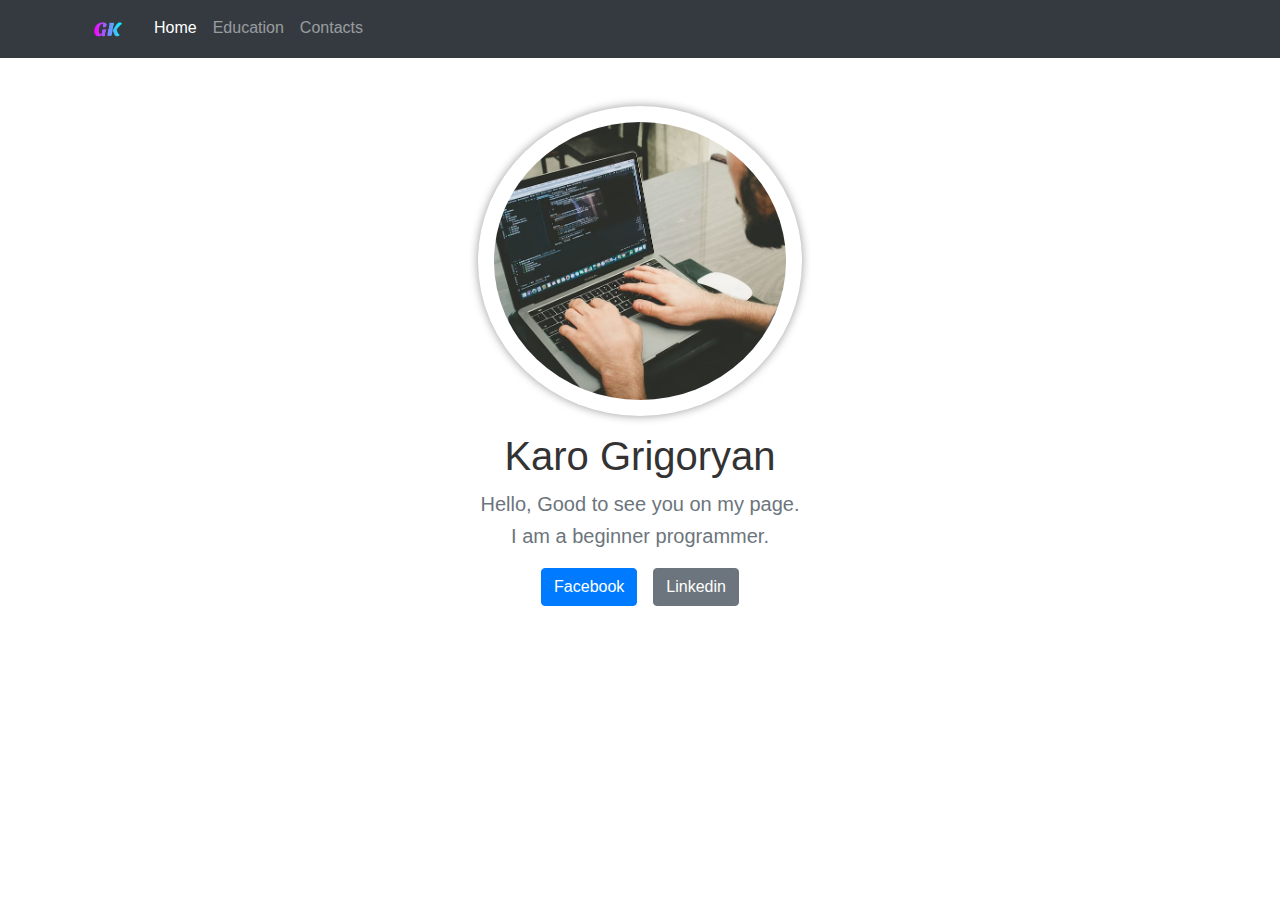
<file: #3-simple-web-page/index.html>
<!DOCTYPE html>
<html lang="en">
<head>
    <meta charset="UTF-8">
    <meta name="viewport" content="width=device-width, initial-scale=1.0">
    <title>Home Page</title>
    <link rel="stylesheet" href="https://cdn.jsdelivr.net/npm/bootstrap@4.4.1/dist/css/bootstrap.min.css"
          integrity="sha384-Vkoo8x4CGsO3+Hhxv8T/Q5PaXtkKtu6ug5TOeNV6gBiFeWPGFN9MuhOf23Q9Ifjh" crossorigin="anonymous">
    <link rel="stylesheet" href="style.css">
    <link rel="icon" type="images/x-icon" href="favicon/home_icon.png">
</head>

<body>
<nav class="navbar navbar-expand-lg navbar-dark bg-dark">
    <div class="container">
        <a class="navbar-brand p-0" href="index.html">
            <img src="images/logo.png" alt="logo" width="45"/>
        </a>
        <button class="navbar-toggler" type="button" data-bs-toggle="collapse" data-bs-target="#navbarNav"
                aria-controls="navbarNav" aria-expanded="false" aria-label="Toggle navigation">
            <span class="navbar-toggler-icon"></span>
        </button>
        <div class="collapse navbar-collapse" id="navbarNav">
            <ul class="navbar-nav top-menu">
                <li class="nav-justified">
                    <a class="nav-link active" aria-current="page" href="#">Home</a>
                </li>
                <li class="nav-item">
                    <a class="nav-link" href="education.html">Education</a>
                </li>
                <li class="nav-item">
                    <a class="nav-link" href="contacts.html">Contacts</a>
                </li>
            </ul>
        </div>
    </div>
</nav>

<div class="container text-center my-5">
    <div class="row">
        <div class="col-lg-6 mx-auto">
            <img class="rounded-img" src="images/img.png" alt="picture" width="400">
            <h1 class="fw-light">Karo Grigoryan</h1>
            <p class="lead text-muted"><b>Hello, Good to see you on my page.</b><br><b>I am a beginner programmer.</b></p>

            <div class="d-flex justify-content-center">
                <a href="https://www.facebook.com/karo.grigorian.9" target="_blank" class="mx-2" title="My Facebook">
                    <button class="btn btn-primary">Facebook</button>
                </a>
                <a href="https://www.linkedin.com/in/karo-grigorian-395986297/" target="_blank" class="mx-2"
                   title="My Linkedin">
                    <button class="btn btn-secondary">Linkedin</button>
                </a>
            </div>
        </div>
    </div>
</div>

</body>
</html>
</file>
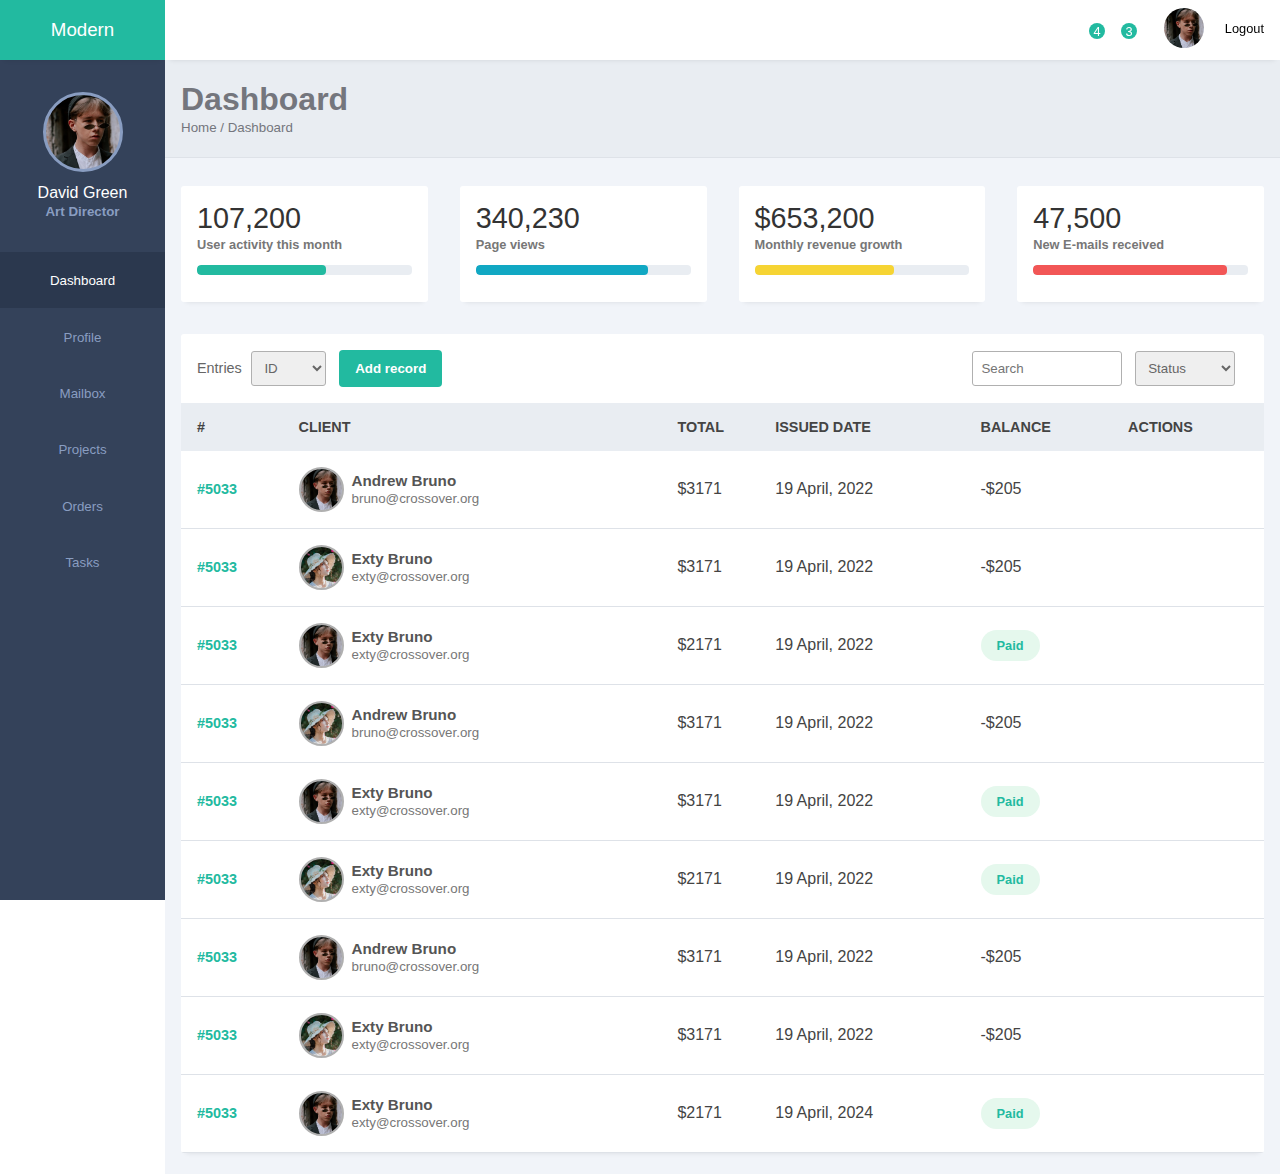
<file: #4-admin-dashboard/index.html>
<!DOCTYPE html>
<html lang="en">
<head>
    <meta charset="UTF-8">
    <meta name="viewport" content="width=device-width,initial-scale=1,maximum-scale=1">
    <title>Modern Admin Dashboard</title>
    <link rel="stylesheet" href="style.css">
    <link rel="stylesheet" href="https://maxst.icons8.com/vue-static/landings/line-awesome/line-awesome/1.3.0/css/line-awesome.min.css">
</head>
<body>
<input type="checkbox" id="menu-toggle">
<div class="sidebar">
    <div class="side-header">
        <h3>M<span>odern</span></h3>
    </div>

    <div class="side-content">
        <div class="profile">
            <div class="profile-img bg-img" style="background-image: url(img/user1.jpeg)"></div>
            <h4>David Green</h4>
            <small>Art Director</small>
        </div>

        <div class="side-menu">
            <ul>
                <li>
                    <a href="" class="active">
                        <span class="las la-home"></span>
                        <small>Dashboard</small>
                    </a>
                </li>
                <li>
                    <a href="">
                        <span class="las la-user-alt"></span>
                        <small>Profile</small>
                    </a>
                </li>
                <li>
                    <a href="">
                        <span class="las la-envelope"></span>
                        <small>Mailbox</small>
                    </a>
                </li>
                <li>
                    <a href="">
                        <span class="las la-clipboard-list"></span>
                        <small>Projects</small>
                    </a>
                </li>
                <li>
                    <a href="">
                        <span class="las la-shopping-cart"></span>
                        <small>Orders</small>
                    </a>
                </li>
                <li>
                    <a href="">
                        <span class="las la-tasks"></span>
                        <small>Tasks</small>
                    </a>
                </li>

            </ul>
        </div>
    </div>
</div>

<div class="main-content">

    <header>
        <div class="header-content">
            <label for="menu-toggle">
                <span class="las la-bars"></span>
            </label>

            <div class="header-menu">
                <label for="">
                    <span class="las la-search"></span>
                </label>

                <div class="notify-icon">
                    <span class="las la-envelope"></span>
                    <span class="notify">4</span>
                </div>

                <div class="notify-icon">
                    <span class="las la-bell"></span>
                    <span class="notify">3</span>
                </div>

                <div class="user">
                    <div class="bg-img" style="background-image: url(img/user1.jpeg)"></div>

                    <span class="las la-power-off"></span>
                    <span>Logout</span>
                </div>
            </div>
        </div>
    </header>


    <main>

        <div class="page-header">
            <h1>Dashboard</h1>
            <small>Home / Dashboard</small>
        </div>

        <div class="page-content">

            <div class="analytics">

                <div class="card">
                    <div class="card-head">
                        <h2>107,200</h2>
                        <span class="las la-user-friends"></span>
                    </div>
                    <div class="card-progress">
                        <small>User activity this month</small>
                        <div class="card-indicator">
                            <div class="indicator one" style="width: 60%"></div>
                        </div>
                    </div>
                </div>

                <div class="card">
                    <div class="card-head">
                        <h2>340,230</h2>
                        <span class="las la-eye"></span>
                    </div>
                    <div class="card-progress">
                        <small>Page views</small>
                        <div class="card-indicator">
                            <div class="indicator two" style="width: 80%"></div>
                        </div>
                    </div>
                </div>

                <div class="card">
                    <div class="card-head">
                        <h2>$653,200</h2>
                        <span class="las la-shopping-cart"></span>
                    </div>
                    <div class="card-progress">
                        <small>Monthly revenue growth</small>
                        <div class="card-indicator">
                            <div class="indicator three" style="width: 65%"></div>
                        </div>
                    </div>
                </div>

                <div class="card">
                    <div class="card-head">
                        <h2>47,500</h2>
                        <span class="las la-envelope"></span>
                    </div>
                    <div class="card-progress">
                        <small>New E-mails received</small>
                        <div class="card-indicator">
                            <div class="indicator four" style="width: 90%"></div>
                        </div>
                    </div>
                </div>

            </div>


            <div class="records table-responsive">

                <div class="record-header">
                    <div class="add">
                        <span>Entries</span>
                        <select name="" id="">
                            <option value="">ID</option>
                        </select>
                        <button>Add record</button>
                    </div>

                    <div class="browse">
                        <input type="search" placeholder="Search" class="record-search">
                        <select name="" id="">
                            <option value="">Status</option>
                        </select>
                    </div>
                </div>

                <div>
                    <table width="100%">
                        <thead>
                        <tr>
                            <th>#</th>
                            <th><span class="las la-sort"></span> CLIENT</th>
                            <th><span class="las la-sort"></span> TOTAL</th>
                            <th><span class="las la-sort"></span> ISSUED DATE</th>
                            <th><span class="las la-sort"></span> BALANCE</th>
                            <th><span class="las la-sort"></span> ACTIONS</th>
                        </tr>
                        </thead>
                        <tbody>
                        <tr>
                            <td>#5033</td>
                            <td>
                                <div class="client">
                                    <div class="client-img bg-img" style="background-image: url(img/user1.jpeg)"></div>
                                    <div class="client-info">
                                        <h4>Andrew Bruno</h4>
                                        <small>bruno@crossover.org</small>
                                    </div>
                                </div>
                            </td>
                            <td>
                                $3171
                            </td>
                            <td>
                                19 April, 2022
                            </td>
                            <td>
                                -$205
                            </td>
                            <td>
                                <div class="actions">
                                    <span class="lab la-telegram-plane"></span>
                                    <span class="las la-eye"></span>
                                    <span class="las la-ellipsis-v"></span>
                                </div>
                            </td>
                        </tr>
                        <tr>
                            <td>#5033</td>
                            <td>
                                <div class="client">
                                    <div class="client-img bg-img" style="background-image: url(img/user2.jpeg)"></div>
                                    <div class="client-info">
                                        <h4>Exty Bruno</h4>
                                        <small>exty@crossover.org</small>
                                    </div>
                                </div>
                            </td>
                            <td>
                                $3171
                            </td>
                            <td>
                                19 April, 2022
                            </td>
                            <td>
                                -$205
                            </td>
                            <td>
                                <div class="actions">
                                    <span class="lab la-telegram-plane"></span>
                                    <span class="las la-eye"></span>
                                    <span class="las la-ellipsis-v"></span>
                                </div>
                            </td>
                        </tr>
                        <tr>
                            <td>#5033</td>
                            <td>
                                <div class="client">
                                    <div class="client-img bg-img" style="background-image: url(img/user1.jpeg)"></div>
                                    <div class="client-info">
                                        <h4>Exty Bruno</h4>
                                        <small>exty@crossover.org</small>
                                    </div>
                                </div>
                            </td>
                            <td>
                                $2171
                            </td>
                            <td>
                                19 April, 2022
                            </td>
                            <td>
                                <span class="paid">Paid</span>
                            </td>
                            <td>
                                <div class="actions">
                                    <span class="lab la-telegram-plane"></span>
                                    <span class="las la-eye"></span>
                                    <span class="las la-ellipsis-v"></span>
                                </div>
                            </td>
                        </tr>
                        <tr>
                            <td>#5033</td>
                            <td>
                                <div class="client">
                                    <div class="client-img bg-img" style="background-image: url(img/user2.jpeg)"></div>
                                    <div class="client-info">
                                        <h4>Andrew Bruno</h4>
                                        <small>bruno@crossover.org</small>
                                    </div>
                                </div>
                            </td>
                            <td>
                                $3171
                            </td>
                            <td>
                                19 April, 2022
                            </td>
                            <td>
                                -$205
                            </td>
                            <td>
                                <div class="actions">
                                    <span class="lab la-telegram-plane"></span>
                                    <span class="las la-eye"></span>
                                    <span class="las la-ellipsis-v"></span>
                                </div>
                            </td>
                        </tr>
                        <tr>
                            <td>#5033</td>
                            <td>
                                <div class="client">
                                    <div class="client-img bg-img" style="background-image: url(img/user1.jpeg)"></div>
                                    <div class="client-info">
                                        <h4>Exty Bruno</h4>
                                        <small>exty@crossover.org</small>
                                    </div>
                                </div>
                            </td>
                            <td>
                                $3171
                            </td>
                            <td>
                                19 April, 2022
                            </td>
                            <td>
                                <span class="paid">Paid</span>
                            </td>
                            <td>
                                <div class="actions">
                                    <span class="lab la-telegram-plane"></span>
                                    <span class="las la-eye"></span>
                                    <span class="las la-ellipsis-v"></span>
                                </div>
                            </td>
                        </tr>
                        <tr>
                            <td>#5033</td>
                            <td>
                                <div class="client">
                                    <div class="client-img bg-img" style="background-image: url(img/user2.jpeg)"></div>
                                    <div class="client-info">
                                        <h4>Exty Bruno</h4>
                                        <small>exty@crossover.org</small>
                                    </div>
                                </div>
                            </td>
                            <td>
                                $2171
                            </td>
                            <td>
                                19 April, 2022
                            </td>
                            <td>
                                <span class="paid">Paid</span>
                            </td>
                            <td>
                                <div class="actions">
                                    <span class="lab la-telegram-plane"></span>
                                    <span class="las la-eye"></span>
                                    <span class="las la-ellipsis-v"></span>
                                </div>
                            </td>
                        </tr>
                        <tr>
                            <td>#5033</td>
                            <td>
                                <div class="client">
                                    <div class="client-img bg-img" style="background-image: url(img/user1.jpeg)"></div>
                                    <div class="client-info">
                                        <h4>Andrew Bruno</h4>
                                        <small>bruno@crossover.org</small>
                                    </div>
                                </div>
                            </td>
                            <td>
                                $3171
                            </td>
                            <td>
                                19 April, 2022
                            </td>
                            <td>
                                -$205
                            </td>
                            <td>
                                <div class="actions">
                                    <span class="lab la-telegram-plane"></span>
                                    <span class="las la-eye"></span>
                                    <span class="las la-ellipsis-v"></span>
                                </div>
                            </td>
                        </tr>
                        <tr>
                            <td>#5033</td>
                            <td>
                                <div class="client">
                                    <div class="client-img bg-img" style="background-image: url(img/user2.jpeg)"></div>
                                    <div class="client-info">
                                        <h4>Exty Bruno</h4>
                                        <small>exty@crossover.org</small>
                                    </div>
                                </div>
                            </td>
                            <td>
                                $3171
                            </td>
                            <td>
                                19 April, 2022
                            </td>
                            <td>
                                -$205
                            </td>
                            <td>
                                <div class="actions">
                                    <span class="lab la-telegram-plane"></span>
                                    <span class="las la-eye"></span>
                                    <span class="las la-ellipsis-v"></span>
                                </div>
                            </td>
                        </tr>
                        <tr>
                            <td>#5033</td>
                            <td>
                                <div class="client">
                                    <div class="client-img bg-img" style="background-image: url(img/user1.jpeg)"></div>
                                    <div class="client-info">
                                        <h4>Exty Bruno</h4>
                                        <small>exty@crossover.org</small>
                                    </div>
                                </div>
                            </td>
                            <td>
                                $2171
                            </td>
                            <td>
                                19 April, 2024
                            </td>
                            <td>
                                <span class="paid">Paid</span>
                            </td>
                            <td>
                                <div class="actions">
                                    <span class="lab la-telegram-plane"></span>
                                    <span class="las la-eye"></span>
                                    <span class="las la-ellipsis-v"></span>
                                </div>
                            </td>
                        </tr>

                        </tbody>
                    </table>
                </div>

            </div>

        </div>

    </main>

</div>
</body>
</html>
</file>
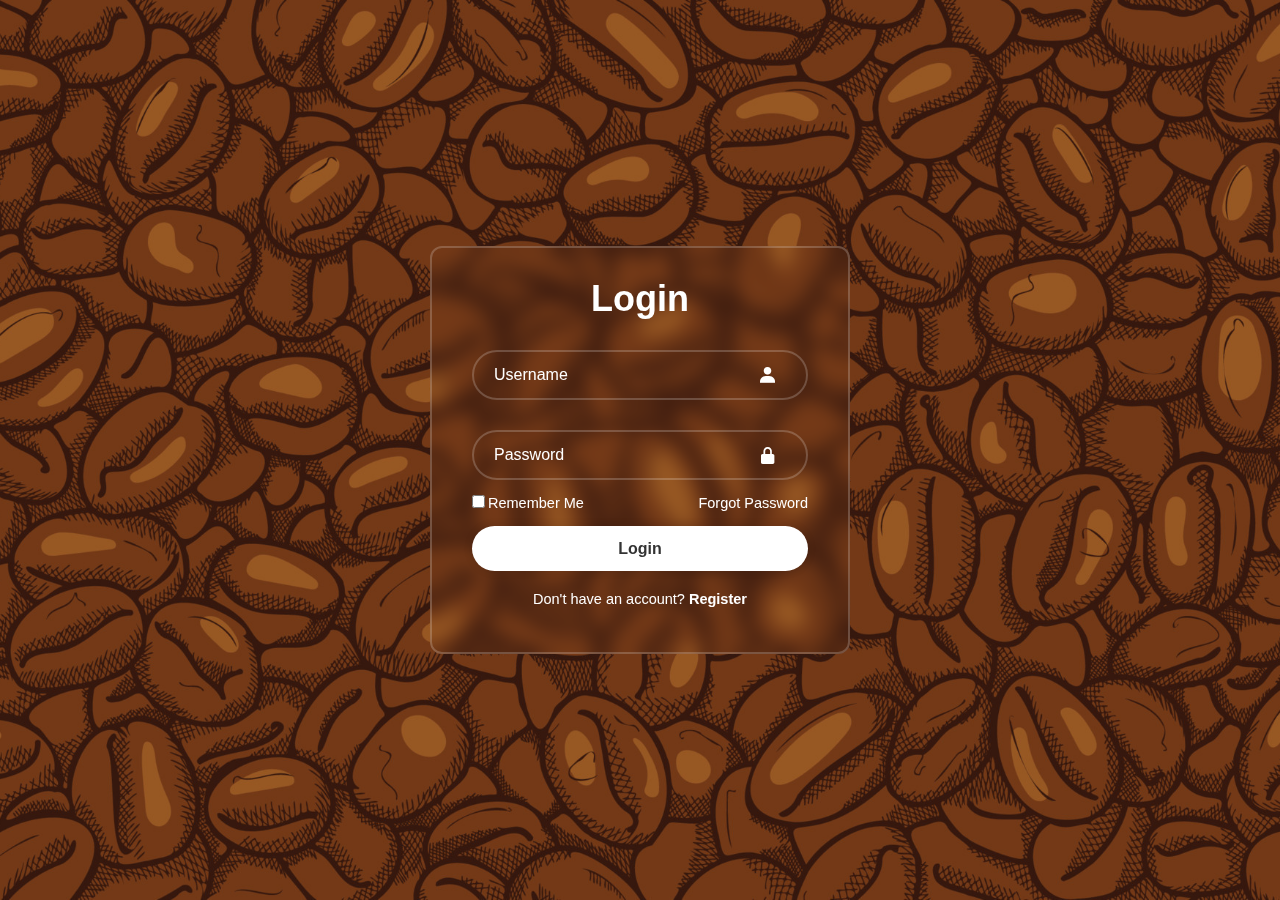
<file: #2-login-register-form/login.html>
<!DOCTYPE html>
<html lang="en">
<head>
    <meta charset="UTF-8">
    <meta name="viewport" content="width=device-width, initial-scale=1.0">
    <title>Login</title>
    <link rel="stylesheet" href="style.css">
    <link href='https://unpkg.com/boxicons@2.1.4/css/boxicons.min.css' rel='stylesheet'>
</head>

<body>
<div class="wrapper">
    <form action="">
        <h1>Login</h1>
        <div class="input-box">
            <input type="text" placeholder="Username" required>
            <i class='bx bxs-user'></i>
        </div>
        <div class="input-box">
            <input type="password" placeholder="Password" required>
            <i class='bx bxs-lock-alt' ></i>
        </div>
        <div class="remember-forgot">
            <label><input type="checkbox">Remember Me</label>
            <a href="#">Forgot Password</a>
        </div>
        <button type="submit" class="btn">Login</button>
        <div class="register-link">
            <p>Don't have an account? <a href="register.html">Register</a></p>
        </div>
    </form>
</div>

</body>
</html>
</file>
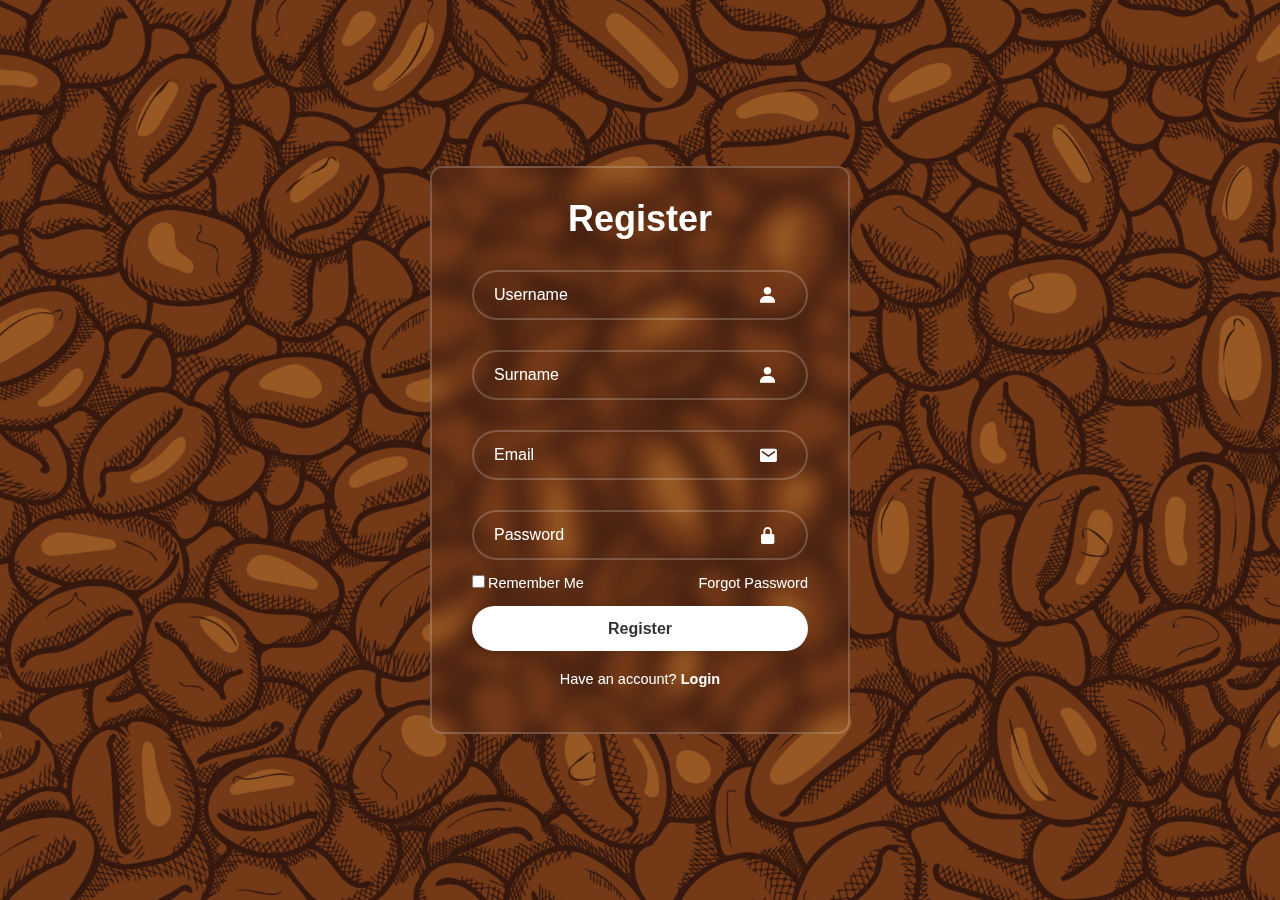
<file: #2-login-register-form/register.html>
<!DOCTYPE html>
<html lang="en">
<head>
    <meta charset="UTF-8">
    <meta name="viewport" content="width=device-width, initial-scale=1.0">
    <title>Register</title>
    <link rel="stylesheet" href="style.css">
    <link href='https://unpkg.com/boxicons@2.1.4/css/boxicons.min.css' rel='stylesheet'>
</head>

<body>
<div class="wrapper">
    <form action="">
        <h1>Register</h1>
        <div class="input-box">
            <input type="text" placeholder="Username" required>
            <i class='bx bxs-user'></i>
        </div>
        <div class="input-box">
            <input type="text" placeholder="Surname" required>
            <i class='bx bxs-user'></i>
        </div>
        <div class="input-box">
            <input type="email" placeholder="Email" required>
            <i class='bx bxs-envelope' ></i>
        </div>
        <div class="input-box">
            <input type="password" placeholder="Password" required>
            <i class='bx bxs-lock-alt' ></i>
        </div>
        <div class="remember-forgot">
            <label><input type="checkbox">Remember Me</label>
            <a href="#">Forgot Password</a>
        </div>
        <button type="submit" class="btn">Register</button>
        <div class="login-link">
            <p>Have an account? <a href="login.html">Login</a></p>
        </div>
    </form>
</div>

</body>
</html>
</file>
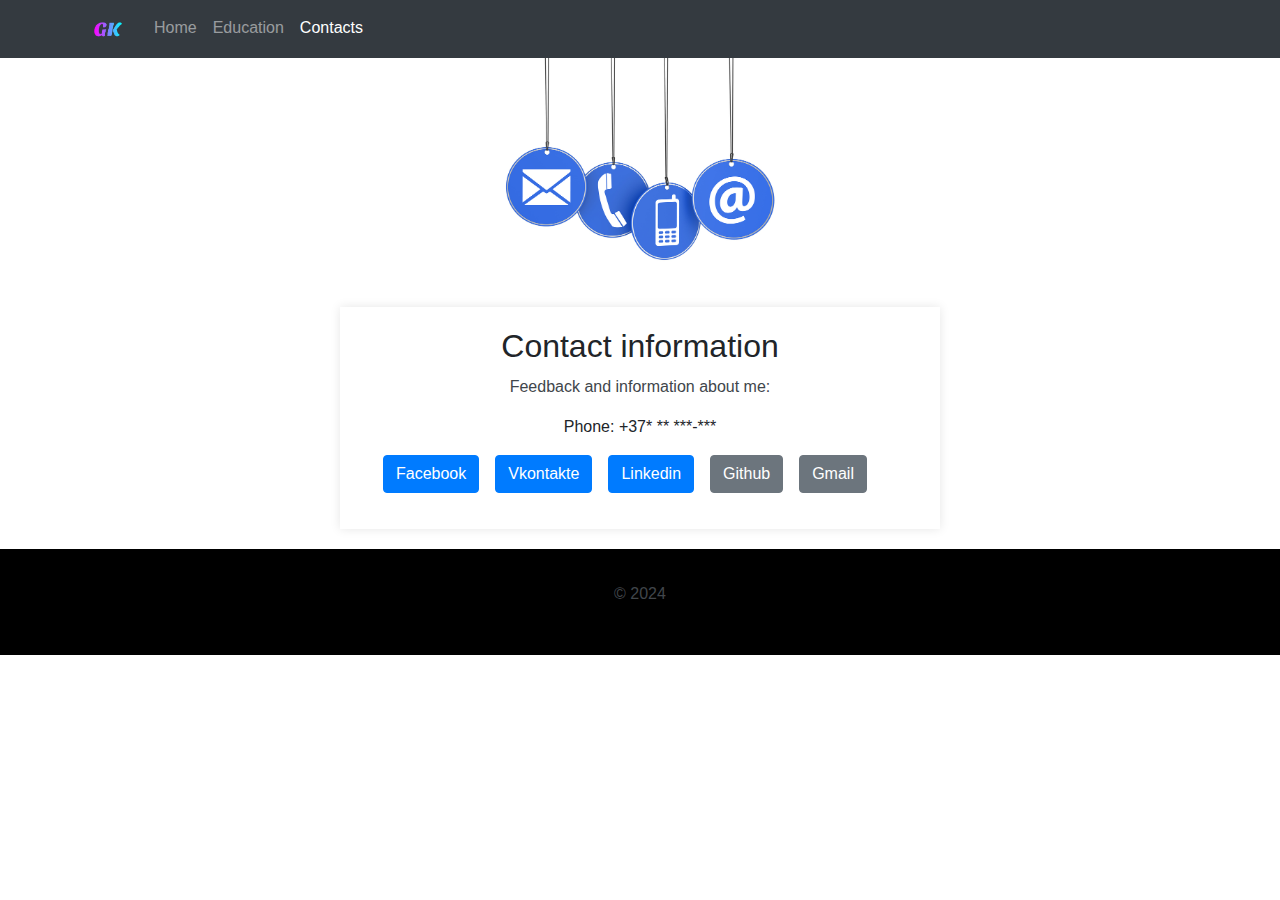
<file: #3-simple-web-page/contacts.html>
<!DOCTYPE html>
<html lang="en">
<head>
    <meta charset="UTF-8">
    <meta name="viewport" content="width=device-width, initial-scale=1.0">
    <title>Contacts</title>
    <link rel="stylesheet" href="https://cdn.jsdelivr.net/npm/bootstrap@4.4.1/dist/css/bootstrap.min.css"
          integrity="sha384-Vkoo8x4CGsO3+Hhxv8T/Q5PaXtkKtu6ug5TOeNV6gBiFeWPGFN9MuhOf23Q9Ifjh" crossorigin="anonymous">
    <link rel="stylesheet" href="style.css">
    <link rel="icon" type="images/x-icon" href="favicon/contact_fav.png">
</head>

<body>
<nav class="navbar navbar-expand-lg navbar-dark bg-dark">
    <div class="container">
        <a class="navbar-brand p-0" href="index.html">
            <img src="images/logo.png" alt="logo" width="45"/>
        </a>
        <button class="navbar-toggler" type="button" data-bs-toggle="collapse" data-bs-target="#navbarNav"
                aria-controls="navbarNav" aria-expanded="false" aria-label="Toggle navigation">
            <span class="navbar-toggler-icon"></span>
        </button>
        <div class="collapse navbar-collapse" id="navbarNav">
            <ul class="navbar-nav top-menu">
                <li class="nav-item">
                    <a class="nav-link" aria-current="page" href="index.html">Home</a>
                </li>
                <li class="nav-item">
                    <a class="nav-link" href="education.html">Education</a>
                </li>
                <li class="nav-item">
                    <a class="nav-link active" href="contacts.html">Contacts</a>
                </li>
            </ul>
        </div>
    </div>
</nav>

<div class="container text-center">
    <img src="images/contacts.jpg" alt="picture" width="314">
</div>

<section>
    <div class="container text-center my-3.5">
        <h2>Contact information</h2>
        <p class="text-bg-danger">Feedback and information about me:</p>
        <ul>
            <li class="fst-italic">Phone: +37* ** ***-***</li>
        </ul>
        <div class="d-flex ">
            <div class="mb-3 text-center">
                <a href="https://www.facebook.com/karo.grigorian.9" target="_blank" class="mx-2">
                    <button class="btn btn-primary">Facebook</button>
                </a>
            </div>
            <div class="mb-3 text-center">
                <a href="https://vk.com/grigorian_8" target="_blank" class="mx-2">
                    <button class="btn btn-primary">Vkontakte</button>
                </a>
            </div>
            <div class="mb-3 text-center">
                <a href="https://www.linkedin.com/in/karo-grigorian-395986297/" target="_blank" class="mx-2">
                    <button class="btn btn-primary">Linkedin</button>
                </a>
            </div>
            <div class="mb-3 text-center">
                <a href="https://github.com/GrigorianK8" target="_blank" class="mx-2">
                    <button class="btn btn-secondary">Github</button>
                </a>
            </div>
            <div class="mb-3 text-center">
                <a href="https://karogrigorian8@gmail.com" target="_blank" class="mx-2">
                    <button class="btn btn-secondary">Gmail</button>
                </a>
            </div>
        </div>
    </div>
</section>

<footer>
    <p>&copy; 2024</p>
</footer>

</body>
</html>
</file>
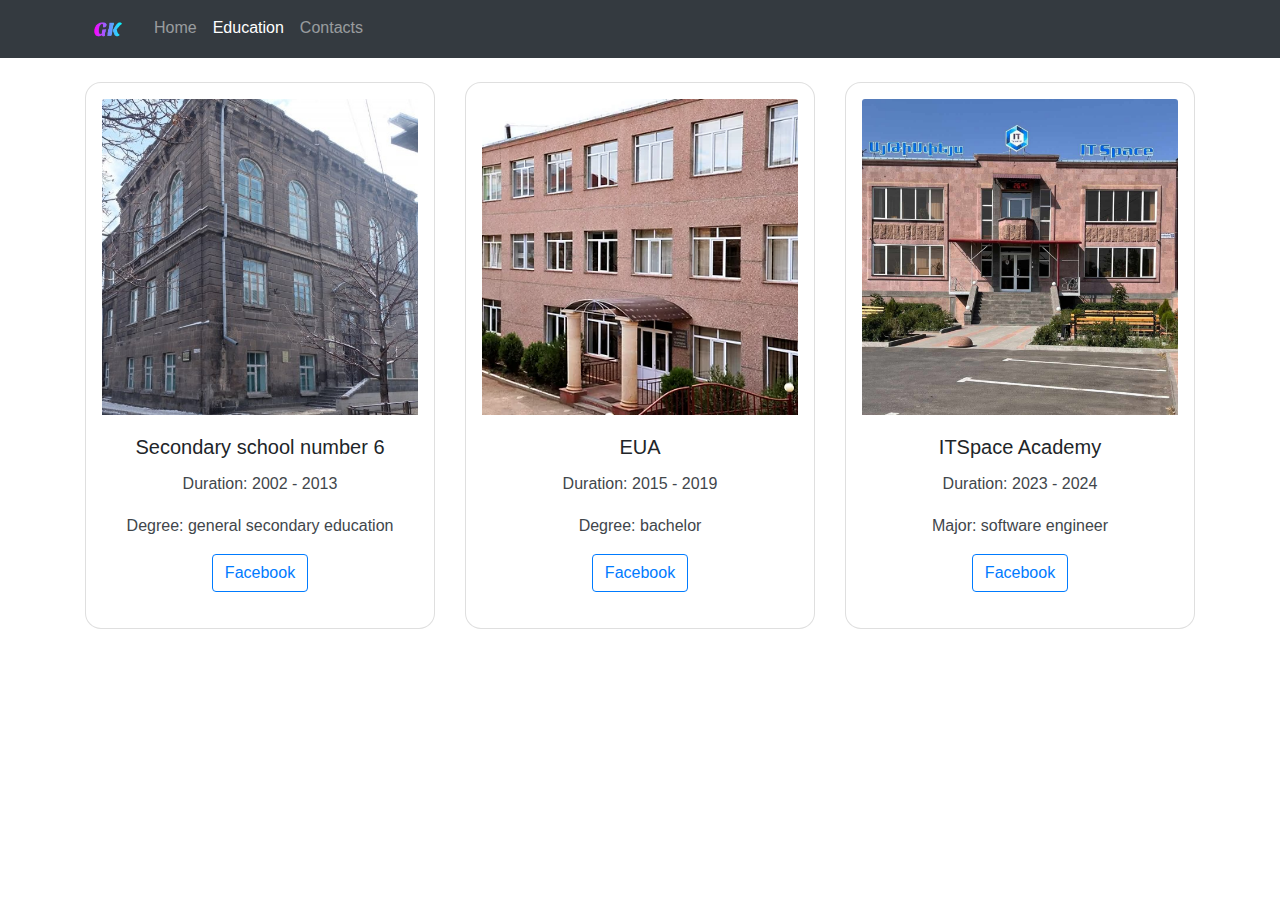
<file: #3-simple-web-page/education.html>
<!DOCTYPE html>
<html lang="en">
<head>
    <meta charset="UTF-8">
    <meta name="viewport" content="width=device-width, initial-scale=1.0">
    <title>Education</title>
    <link rel="stylesheet" href="https://cdn.jsdelivr.net/npm/bootstrap@4.4.1/dist/css/bootstrap.min.css"
          integrity="sha384-Vkoo8x4CGsO3+Hhxv8T/Q5PaXtkKtu6ug5TOeNV6gBiFeWPGFN9MuhOf23Q9Ifjh" crossorigin="anonymous">
    <link rel="stylesheet" href="style.css">
    <link rel="icon" type="images/x-icon" href="favicon/education_fav.png">
</head>

<body>
<nav class="navbar navbar-expand-lg navbar-dark bg-dark">
    <div class="container">
        <a class="navbar-brand p-0" href="/">
            <img src="images/logo.png" alt="logo" width="45"/>
        </a>
        <button class="navbar-toggler" type="button" data-bs-toggle="collapse" data-bs-target="#navbarNav"
                aria-controls="navbarNav" aria-expanded="false" aria-label="Toggle navigation">
            <span class="navbar-toggler-icon"></span>
        </button>
        <div class="collapse navbar-collapse" id="navbarNav">
            <ul class="navbar-nav top-menu">
                <li class="nav-item">
                    <a class="nav-link" aria-current="page" href="index.html">Home</a>
                </li>
                <li class="nav-item">
                    <a class="nav-link active" href="education.html">Education</a>
                </li>
                <li class="nav-item">
                    <a class="nav-link" href="contacts.html">Contacts</a>
                </li>
            </ul>
        </div>
    </div>
</nav>

<div class="container my-4">
    <div class="row row-cols-1 row-cols-md-2 row-cols-lg-3 g-5">
        <div class="col">
            <div class="card">
                <img src="images/education.jpg" class="card-img-top" alt="picture">
                <div class="card-body">
                    <h5 class="card-title">Secondary school number 6</h5>
                    <p class="card-text fst-italic">Duration: 2002 - 2013</p>
                    <p class="card-text fst-italic">Degree: general secondary education</p>
                    <div class="d-flex justify-content-center">
                        <a href="https://www.facebook.com/gyumri6school/" target="_blank" class="mx-2">
                            <button class="btn btn-outline-primary">Facebook</button>
                        </a>
                    </div>
                </div>
            </div>
        </div>

        <div class="col">
            <div class="card">
                <img src="images/education2.png" class="card-img-top" alt="picture">
                <div class="card-body">
                    <h5 class="card-title">EUA</h5>
                    <p class="card-text fst-italic">Duration: 2015 - 2019</p>
                    <p class="card-text fst-italic">Degree: bachelor</p>
                    <div class="d-flex justify-content-center">
                        <a href="https://www.facebook.com/erea.gyumri" target="_blank" class="mx-2">
                            <button class="btn btn-outline-primary">Facebook</button>
                        </a>
                    </div>
                </div>
            </div>
        </div>

        <div class="col">
            <div class="card">
                <img src="images/education3.jpg" class="card-img-top" alt="picture">
                <div class="card-body">
                    <h5 class="card-title">ITSpace Academy</h5>
                    <p class="card-text fst-italic">Duration: 2023 - 2024</p>
                    <p class="card-text fst-italic">Major: software engineer</p>
                    <div class="d-flex justify-content-center">
                        <a href="https://www.facebook.com/ITSpaceAcademy" target="_blank" class="mx-2">
                            <button class="btn btn-outline-primary">Facebook</button>
                        </a>
                    </div>
                </div>
            </div>
        </div>
    </div>
</div>

</body>
</html>
</file>
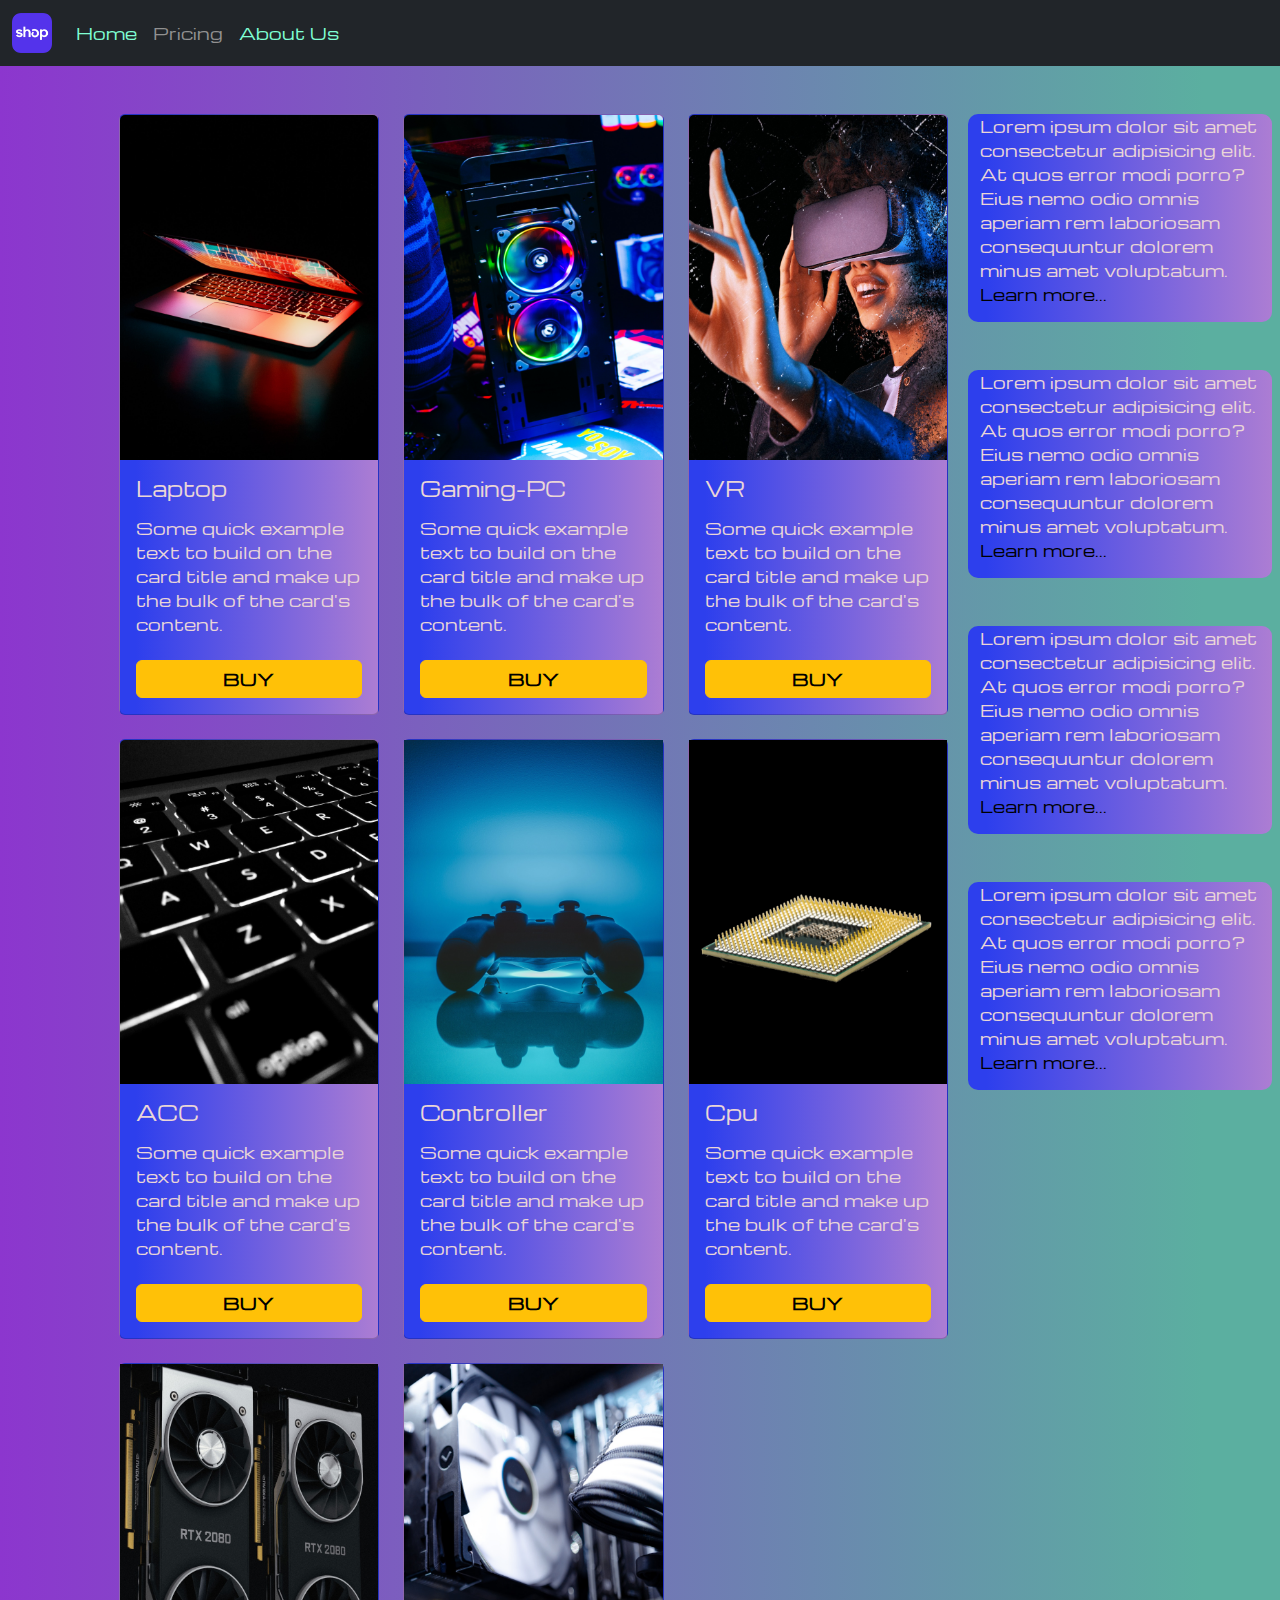
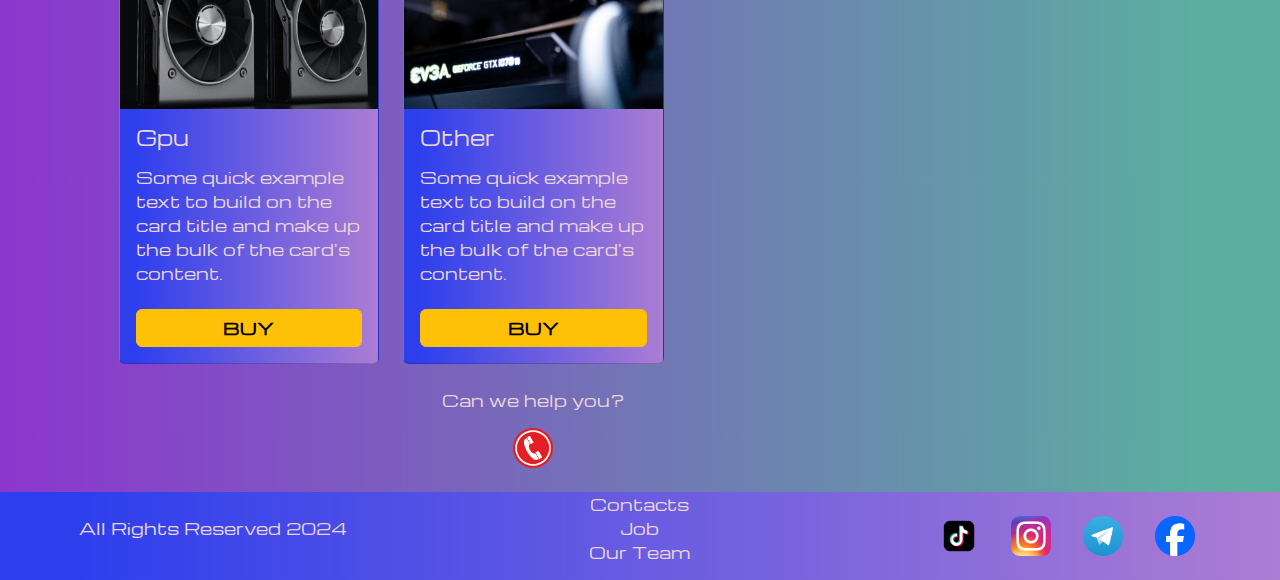
<file: #5-web-shop/pricing.html>
<!DOCTYPE html>
<html lang="en">
<head>
    <meta charset="UTF-8">
    <meta http-equiv="X-UA-Compatible" content="IE=edge">
    <meta name="viewport" content="width=device-width, initial-scale=1">
    <link href="https://cdn.jsdelivr.net/npm/bootstrap@5.3.3/dist/css/bootstrap.min.css"
          rel="stylesheet" integrity="sha384-QWTKZyjpPEjISv5WaRU9OFeRpok6YctnYmDr5pNlyT2bRjXh0JMhjY6hW+ALEwIH"
          crossorigin="anonymous">
    <link rel="stylesheet" href="./styles/myCss.css">

    <link rel="apple-touch-icon" sizes="180x180" href="files/favicon_io_1">
    <link rel="icon" type="image/png" sizes="32x32" href="files/favicon_io_1/favicon-32x32.png">
    <link rel="icon" type="image/png" sizes="16x16" href="files/favicon_io_1/favicon-16x16.png">
    <link rel="manifest" href="files/favicon_io_1/site.webmanifest">
    <title>Pricing</title>
</head>
<body>
<header>
    <nav class="navbar navbar-expand-lg bg-dark">
        <div class="container-fluid">
            <a class="navbar-brand" href="index.html"><img src="images/shop-app-logo.png" alt="shop-app-logo"></a>
            <button class="navbar-toggler" type="button" data-bs-toggle="collapse" data-bs-target="#navbarNav"
                    aria-controls="navbarNav" aria-expanded="false" aria-label="Toggle navigation">
                <span class="navbar-toggler-icon"></span>
            </button>
            <div class="collapse navbar-collapse" id="navbarNav">
                <ul class="navbar-nav">
                    <li class="nav-item">
                        <a class="nav-link" aria-current="page" href="index.html">Home</a>
                    </li>
                    <li class="nav-item">
                        <a class="nav-link active" href="pricing.html">Pricing</a>
                    </li>
                    <li class="nav-item">
                        <a class="nav-link" href="#">About Us</a>
                    </li>
                </ul>
            </div>
        </div>
    </nav>
</header>

<section>
    <div class="container-fluid mt-4">
        <div class="row">
            <div class="col-lg-1">
            </div>

            <div class="col-lg-8 col-md-12">
                <div class="row">
                    <div class="col-lg-4 col-md-6 mt-4">
                        <div class="card">
                            <img src="images/laptop.png" class="card-img-top" alt="laptop">
                            <div class="card-body d-grid gap-2">
                                <h5 class="card-title">Laptop</h5>
                                <p class="card-text">
                                    Some quick example text to build on the card title and
                                    make up the bulk of the card's content.
                                </p>
                                <a href="#" class="btn btn-warning text-uppercase fw-bold">Buy</a>
                            </div>
                        </div>
                    </div>
                    <div class="col-lg-4 col-md-6 mt-4">
                        <div class="card">
                            <img src="images/gaming%20pc.png" class="card-img-top" alt="gaming-pc">
                            <div class="card-body d-grid gap-2">
                                <h5 class="card-title">Gaming-PC</h5>
                                <p class="card-text">
                                    Some quick example text to build on the card title and make up
                                    the bulk of the card's content.
                                </p>
                                <a href="#" class="btn btn-warning text-uppercase fw-bold">Buy</a>
                            </div>
                        </div>
                    </div>
                    <div class="col-lg-4 col-md-6 mt-4">
                        <div class="card">
                            <img src="images/vr.png" class="card-img-top" alt="vr">
                            <div class="card-body d-grid gap-2">
                                <h5 class="card-title">VR</h5>
                                <p class="card-text">
                                    Some quick example text to build on the card title and make up
                                    the bulk of the card's content.
                                </p>
                                <a href="#" class="btn btn-warning text-uppercase fw-bold">Buy</a>
                            </div>
                        </div>
                    </div>
                    <div class="col-lg-4 col-md-6 mt-4">
                        <div class="card">
                            <img src="images/acc.png" class="card-img-top" alt="acc">
                            <div class="card-body d-grid gap-2">
                                <h5 class="card-title">ACC</h5>
                                <p class="card-text">
                                    Some quick example text to build on the card title and make
                                    up the bulk of the card's content.
                                </p>
                                <a href="#" class="btn btn-warning text-uppercase fw-bold">Buy</a>
                            </div>
                        </div>
                    </div>
                    <div class="col-lg-4 col-md-6 mt-4">
                        <div class="card">
                            <img src="images/controller.png" class="controller" alt="acc">
                            <div class="card-body d-grid gap-2">
                                <h5 class="card-title">Controller</h5>
                                <p class="card-text">
                                    Some quick example text to build on the card title and make
                                    up the bulk of the card's content.
                                </p>
                                <a href="#" class="btn btn-warning text-uppercase fw-bold">Buy</a>
                            </div>
                        </div>
                    </div>
                    <div class="col-lg-4 col-md-6 mt-4">
                        <div class="card">
                            <img src="images/cpu.png" class="controller" alt="cpu">
                            <div class="card-body d-grid gap-2">
                                <h5 class="card-title">Cpu</h5>
                                <p class="card-text">
                                    Some quick example text to build on the card
                                    title and make up the bulk of the card's content.
                                </p>
                                <a href="#" class="btn btn-warning text-uppercase fw-bold">Buy</a>
                            </div>
                        </div>
                    </div>
                    <div class="col-lg-4 col-md-6 mt-4">
                        <div class="card">
                            <img src="images/gpu.png" class="controller" alt="gpu">
                            <div class="card-body d-grid gap-2">
                                <h5 class="card-title">Gpu</h5>
                                <p class="card-text">
                                    Some quick example text to build on the card title and make
                                    up the bulk of the card's content.
                                </p>
                                <a href="#" class="btn btn-warning text-uppercase fw-bold">Buy</a>
                            </div>
                        </div>
                    </div>
                    <div class="col-lg-4 col-md-6 mt-4">
                        <div class="card">
                            <img src="images/other.png" class="controller" alt="other">
                            <div class="card-body d-grid gap-2">
                                <h5 class="card-title">Other</h5>
                                <p class="card-text">
                                    Some quick example text to build on the
                                    card title and make up the bulk of the card's content.
                                </p>
                                <a href="#" class="btn btn-warning text-uppercase fw-bold">Buy</a>
                            </div>
                        </div>
                    </div>

                </div>

                <div class="col-lg-12 col-md-12 text-center mt-4">
                    <p style="color: #ead6d7">Can we help you?</p>
                </div>
                <div class="col-lg-12 col-md-12 text-center">
                    <img class="call-animation" style="width: 40px" src="images/phone_PNG.png" alt="phone">
                </div>
            </div>

            <div class="col-lg-3 col-md-12">
                <div class="row px-2">
                    <div class="col-lg-12 my-4 side-bar">
                        <p>
                            Lorem ipsum dolor sit amet consectetur adipisicing elit. At quos error modi porro? Eius nemo
                            odio omnis aperiam rem laboriosam consequuntur dolorem minus amet voluptatum.
                            <a href="#">Learn more...</a>
                        </p>
                    </div>
                    <div class="col-lg-12 my-4 side-bar">
                        <p>
                            Lorem ipsum dolor sit amet consectetur adipisicing elit. At quos error modi porro? Eius nemo
                            odio omnis aperiam rem laboriosam consequuntur dolorem minus amet voluptatum.
                            <a href="#">Learn more...</a>
                        </p>
                    </div>
                    <div class="col-lg-12 my-4 side-bar">
                        <p>
                            Lorem ipsum dolor sit amet consectetur adipisicing elit. At quos error modi porro? Eius nemo
                            odio omnis aperiam rem laboriosam consequuntur dolorem minus amet voluptatum.
                            <a href="#">Learn more...</a>
                        </p>
                    </div>
                    <div class="col-lg-12 my-4 side-bar">
                        <p>
                            Lorem ipsum dolor sit amet consectetur adipisicing elit. At quos error modi porro? Eius nemo
                            odio omnis aperiam rem laboriosam consequuntur dolorem minus amet voluptatum.
                            <a href="#">Learn more...</a>
                        </p>
                    </div>
                </div>
            </div>
        </div>
    </div>
</section>

<footer class="mt-4">
    <div class="container-fluid">
        <div class="row">
            <div class="col-lg-4 col-md-12 footer-text text-center">
                <p>All Rights Reserved 2024</p>
            </div>
            <div class="col-lg-4 col-md-12 footer-text text-center">
                <p>Contacts<br>Job<br>Our Team</p>
            </div>

            <div class="col-lg-4 col-md-12 media-links">
                <img style="width: 40px; margin-inline: 1em" src="images/tiktok.webp" alt="Tiktok">
                <img style="width: 40px; margin-inline: 1em" src="images/Instagram.png" alt="Instagram">
                <img style="width: 40px; margin-inline: 1em" src="images/Telegram.webp" alt="Telegram">
                <img style="width: 40px; margin-inline: 1em" src="images/Facebook.png" alt="Facebook">
            </div>
        </div>
    </div>
</footer>

<script src="https://cdn.jsdelivr.net/npm/bootstrap@5.3.3/dist/js/bootstrap.bundle.min.js" integrity="sha384-YvpcrYf0tY3lHB60NNkmXc5s9fDVZLESaAA55NDzOxhy9GkcIdslK1eN7N6jIeHz" crossorigin="anonymous"></script>
</body>
</html>
</file>
<file: #3-simple-web-page/style.css>
.rounded-img {
    width: 60%;
    border-radius: 50%;
    box-shadow: 0 0 10px rgba(0, 0, 0, 0.4);
    padding: 1em;
    margin-bottom: 1em;
}

.card {
    border-radius: 1em;
    text-align: center;
    padding: 1em;
}

.card:hover {
    background-color: rgba(0, 0, 0, 0.2);
}

.card image {
    border-radius: 50%;
    width: 60%;
    margin: auto;
}

header {
    background-color: #333;
    color: #fff;
    padding: 1em;
    text-align: center;
}

section {
    max-width: 600px;
    margin: 20px auto;
    padding: 20px;
    background-color: #fff;
    box-shadow: 0 0 10px rgba(0, 0, 0, 0.1);
}

h1 {
    color: #333;
}

p {
    line-height: 1.6;
    color: #41464b;
}

ul {
    list-style: none;
    padding: 0;
}

.top-menu li a::after {
    content: '';
    display: block;
    width: 100%;
    background-color: #7b68ee;
    height: 2px;
    transition: all .3s;
    transform: scale(0);
}

.top-menu li a:hover::after {
    transform: scale(1);
}

footer {
    background-color: black;
    text-align: center;
    padding: 2em 0;
}
</file>
<file: #4-admin-dashboard/style.css>
@import url('https://fonts.googleapis.com/css2?family=Merriweather+Sans:wght@300;400;500;600&display=swap');

:root {
    --main-color: #22BAA0;
    --color-dark: #34425A;
    --text-grey: #B0B0B0;
}

* {
    margin: 0;
    padding: 0;
    text-decoration: none;
    list-style-type: none;
    box-sizing: border-box;
    font-family: 'Merriweather', sans-serif;
}

#menu-toggle {
    display: none;
}

.sidebar {
    position: fixed;
    height: 100%;
    width: 165px;
    left: 0;
    bottom: 0;
    top: 0;
    z-index: 100;
    background: var(--color-dark);
    transition: left 300ms;
}

.side-header {
    box-shadow: 0px 5px 5px -5px rgb(0 0 0 /10%);
    background: var(--main-color);
    height: 60px;
    display: flex;
    justify-content: center;
    align-items: center;
}

.side-header h3, side-head span {
    color: #fff;
    font-weight: 400;
}

.side-content {
    height: calc(100vh - 60px);
    overflow: auto;
}

/* width */
.side-content::-webkit-scrollbar {
    width: 5px;
}

/* Track */
.side-content::-webkit-scrollbar-track {
    box-shadow: inset 0 0 5px grey;
    border-radius: 10px;
}

/* Handle */
.side-content::-webkit-scrollbar-thumb {
    background: #b0b0b0;
    border-radius: 10px;
}

/* Handle on hover */
.side-content::-webkit-scrollbar-thumb:hover {
    background: #b30000;
}

.profile {
    text-align: center;
    padding: 2rem 0rem;
}

.bg-img {
    background-repeat: no-repeat;
    background-size: cover;
    border-radius: 50%;
    background-size: cover;
}

.profile-img {
    height: 80px;
    width: 80px;
    display: inline-block;
    margin: 0 auto .5rem auto;
    border: 3px solid #899DC1;
}

.profile h4 {
    color: #fff;
    font-weight: 500;
}

.profile small {
    color: #899DC1;
    font-weight: 600;
}

.sidebar {
    /*overflow-y: auto;*/
}

.side-menu ul {
    text-align: center;
}

.side-menu a {
    display: block;
    padding: 1.2rem 0rem;
}

.side-menu a.active {
    background: #2B384E;
}

.side-menu a.active span, .side-menu a.active small {
    color: #fff;
}

.side-menu a span {
    display: block;
    text-align: center;
    font-size: 1.7rem;
}

.side-menu a span, .side-menu a small {
    color: #899DC1;
}

#menu-toggle:checked ~ .sidebar {
    width: 60px;
}

#menu-toggle:checked ~ .sidebar .side-header span {
    display: none;
}

#menu-toggle:checked ~ .main-content {
    margin-left: 60px;
    width: calc(100% - 60px);
}

#menu-toggle:checked ~ .main-content header {
    left: 60px;
}

#menu-toggle:checked ~ .sidebar .profile,
#menu-toggle:checked ~ .sidebar .side-menu a small {
    display: none;
}

#menu-toggle:checked ~ .sidebar .side-menu a span {
    font-size: 1.3rem;
}


.main-content {
    margin-left: 165px;
    width: calc(100% - 165px);
    transition: margin-left 300ms;
}

header {
    position: fixed;
    right: 0;
    top: 0;
    left: 165px;
    z-index: 100;
    height: 60px;
    box-shadow: 0px 5px 5px -5px rgb(0 0 0 /10%);
    background: #fff;
    transition: left 300ms;
}

.header-content, .header-menu {
    display: flex;
    align-items: center;
}

.header-content {
    justify-content: space-between;
    padding: 0rem 1rem;
}

.header-content label:first-child span {
    font-size: 1.3rem;
}

.header-content label {
    cursor: pointer;
}

.header-menu {
    justify-content: flex-end;
    padding-top: .5rem;
}

.header-menu label,
.header-menu .notify-icon {
    margin-right: 2rem;
    position: relative;
}

.header-menu label span,
.notify-icon span:first-child {
    font-size: 1.3rem;
}

.notify-icon span:last-child {
    position: absolute;
    background: var(--main-color);
    height: 16px;
    width: 16px;
    display: flex;
    justify-content: center;
    align-items: center;
    border-radius: 50%;
    right: -5px;
    top: -5px;
    color: #fff;
    font-size: .8rem;
    font-weight: 500;
}

.user {
    display: flex;
    align-items: center;
}

.user div, .client-img {
    height: 40px;
    width: 40px;
    margin-right: 1rem;
}

.user span:last-child {
    display: inline-block;
    margin-left: .3rem;
    font-size: .8rem;
}

main {
    margin-top: 60px;
}

.page-header {
    padding: 1.3rem 1rem;
    background: #E9edf2;
    border-bottom: 1px solid #dee2e8;
}

.page-header h1, .page-header small {
    color: #74767d;
}

.page-content {
    padding: 1.3rem 1rem;
    background: #f1f4f9;
}

.analytics {
    display: grid;
    grid-template-columns: repeat(4, 1fr);
    grid-gap: 2rem;
    margin-top: .5rem;
    margin-bottom: 2rem;
}

.card {
    box-shadow: 0px 5px 5px -5px rgb(0 0 0 / 10%);
    background: #fff;
    padding: 1rem;
    border-radius: 3px;
}

.card-head {
    display: flex;
    justify-content: space-between;
    align-items: center;
}

.card-head h2 {
    color: #333;
    font-size: 1.8rem;
    font-weight: 500;
}

.card-head span {
    font-size: 3.2rem;
    color: var(--text-grey);
}

.card-progress small {
    color: #777;
    font-size: .8rem;
    font-weight: 600;
}

.card-indicator {
    margin: .7rem 0rem;
    height: 10px;
    border-radius: 4px;
    background: #e9edf2;
    overflow: hidden;
}

.indicator {
    height: 10px;
    border-radius: 4px;
}

.indicator.one {
    background: #22baa0;
}

.indicator.two {
    background: #11a8c3;
}

.indicator.three {
    background: #f6d433;
}

.indicator.four {
    background: #f25656;
}

.records {
    box-shadow: 0px 5px 5px -5px rgb(0 0 0 / 10%);
    background: #fff;
    border-radius: 3px;
}

.record-header {
    padding: 1rem;
    display: flex;
    justify-content: space-between;
    align-items: center;
}

.add, .browse {
    display: flex;
    align-items: center;
}

.add span {
    display: inline-block;
    margin-right: .6rem;
    font-size: .9rem;
    color: #666;
}

input, button, select {
    outline: none;
}

.add select, .browse input, .browse select {
    height: 35px;
    border: 1px solid #b0b0b0;
    border-radius: 3px;
    display: inline-block;
    width: 75px;
    padding: 0rem .5rem;
    margin-right: .8rem;
    color: #666;
}

.add button {
    background: var(--main-color);
    color: #fff;
    height: 37px;
    border-radius: 4px;
    padding: 0rem 1rem;
    border: none;
    font-weight: 600;
}

.browse input {
    width: 150px;
}

.browse select {
    width: 100px;
}

.table-responsive {
    width: 100%;
    overflow: auto;
}

table {
    border-collapse: collapse;
}

table thead tr {
    background: #e9edf2;
}

table thead th {
    padding: 1rem 0rem;
    text-align: left;
    color: #444;
    font-size: .9rem;
}

table thead th:first-child {
    padding-left: 1rem;
}

table tbody td {
    padding: 1rem 0rem;
    color: #444;
}

table tbody td:first-child {
    padding-left: 1rem;
    color: var(--main-color);
    font-weight: 600;
    font-size: .9rem;
}

table tbody tr {
    border-bottom: 1px solid #dee2e8;
}

.client {
    display: flex;
    align-items: center;
}

.client-img {
    margin-right: .5rem;
    border: 2px solid #b0b0b0;
    height: 45px;
    width: 45px;
}

.client-info h4 {
    color: #555;
    font-size: .95rem;
}

.client-info small {
    color: #777;
}

.actions span {
    display: inline-block;
    font-size: 1.5rem;
    margin-right: .5rem;
}

.paid {
    display: inline-block;
    text-align: center;
    font-weight: 600;
    color: var(--main-color);
    background: #e5f8ed;
    padding: .5rem 1rem;
    border-radius: 20px;
    font-size: .8rem;
}

@media only screen and (max-width: 1200px) {
    .analytics {
        grid-template-columns: repeat(2, 1fr);
    }
}

@media only screen and (max-width: 768px) {
    .analytics {
        grid-template-columns: 100%;
    }

    .sidebar {
        left: -165px;
        z-index: 90;
    }

    header {
        left: 0;
        width: 100%;
    }

    .main-content {
        margin-left: 0;
        width: 100%;
    }

    #menu-toggle:checked ~ .sidebar {
        left: 0;
    }

    #menu-toggle:checked ~ .sidebar {
        width: 165px;
    }

    #menu-toggle:checked ~ .sidebar .side-header span {
        display: inline-block;
    }

    #menu-toggle:checked ~ .sidebar .profile,
    #menu-toggle:checked ~ .sidebar .side-menu a small {
        display: block;
    }

    #menu-toggle:checked ~ .sidebar .side-menu a span {
        font-size: 1.7rem;
    }

    #menu-toggle:checked ~ .main-content header {
        left: 0px;
    }

    table {
        width: 900px;
    }
}
</file>
<file: #2-login-register-form/style.css>
*{
    margin: 0;
    padding: 0;
    box-sizing: border-box;
    font-family: "Poppins", sans-serif;
}

body{
    display: flex;
    justify-content: center;
    align-items: center;
    min-height: 100vh;
    background: url(img/img.png) no-repeat;
    background-size: cover;
    background-position: center;
}

.wrapper{
    width: 420px;
    background: transparent;
    border: 2px solid rgba(255, 255, 255, .2);
    backdrop-filter: blur(9px);
    color: #fff;
    border-radius: 12px;
    padding: 30px 40px;
}

.wrapper h1{
    font-size: 36px;
    text-align: center;
}

.wrapper .input-box{
    position: relative;
    width: 100%;
    height: 50px;
    margin: 30px 0;
}

.input-box input{
    width: 100%;
    height: 100%;
    background: transparent;
    border: none;
    outline: none;
    border: 2px solid rgba(255, 255, 255, .2);
    border-radius: 40px;
    font-size: 16px;
    color: #fff;
    padding: 20px 45px 20px 20px;
}

.input-box input::placeholder{
    color: #fff;
}

.input-box i{
    position: absolute;
    right: 20px;
    top: 30%;
    transform: translate(-50%);
    font-size: 20px;
}

.wrapper .remember-forgot{
    display: flex;
    justify-content: space-between;
    font-size: 14.5px;
    margin: -15px 0 15px;
}

.remember-forgot label input{
    accent-color: #fff;
    margin-right: 3px;
}

.remember-forgot a{
    color: #fff;
    text-decoration: none;
}

.remember-forgot a:hover{
    text-decoration: underline;
}

.wrapper .btn{
    width: 100%;
    height: 45px;
    background: #fff;
    border: none;
    outline: none;
    border-radius: 40px;
    box-shadow: 0 0 10px rgba(0, 0, 0, .1);
    cursor: pointer;
    font-size: 16px;
    color: #333;
    font-weight: 600;
}

.btn:hover{
    background-color: lightblue;
}

.btn{
    transition: background-color 0.5s ease;
}

.wrapper .register-link{
    font-size: 14.5px;
    text-align: center;
    margin: 20px 0 15px;
}

.register-link p a{
    color: #fff;
    text-decoration: none;
    font-weight: 600;

}
.register-link p a:hover{
    text-decoration: underline;
}

.wrapper .login-link{
    font-size: 14.5px;
    text-align: center;
    margin: 20px 0 15px;
}

.login-link p a{
    color: #fff;
    text-decoration: none;
    font-weight: 600;
}

.login-link p a:hover{
    text-decoration: underline;
}
</file>
<file: #5-web-shop/styles/myCss.css>
@import url('https://fonts.googleapis.com/css?family=Michroma&display=swap');

body {
    font-family: Michroma, serif;
    background: linear-gradient(90deg, #8c36ce 0%, #5bafa0 94%);
}

/*HEADER*/
.nav-link {
    color: aquamarine;
}

.navbar-nav .nav-link.active {
    color: rgb(145, 145, 145);
}

.navbar-brand img {
    width: 40px;
}

.navbar-toggler {
    color: aquamarine;
    background-color: rgb(145, 145, 145);
}

/*SECTION*/
.side-bar {
    color: #ead6d7;
    background: linear-gradient(270deg, #ac7dd3 0%, #2d3fed 94%);
    border-radius: 10px;
}

.side-bar a {
    color: black;
    text-decoration: none;
}

.card {
    background: linear-gradient(270deg, #ac7dd3 0%, #2d3fed 94%);
    color: #ead6d7;
}

.slide-text {
    color: #ead6d7;
    margin: auto auto;
}

.call-animation {
    animation: myAnim 2s ease 0s 5000 normal forwards;
}

/*FOOTER*/
footer {
    background: linear-gradient(270deg, #ac7dd3 0%, #2d3fed 94%);
}

.footer-text {
    color: #ead6d7;
    margin: auto auto;
}

.media-links {
    display: flex;
    justify-content: center;
    align-items: center;
}

/*VIDEO*/
@keyframes myAnim {
    0%,
    100% {
        transform: translateX(0%);
        transform-origin: 50% 50%;
    }

    15% {
        transform: translateX(-30px) rotate(-6deg);
    }

    30% {
        transform: translateX(15px) rotate(6deg);
    }

    45% {
        transform: translateX(-15px) rotate(-3.6deg);
    }

    60% {
        transform: translateX(9px) rotate(2.4deg);
    }

    75% {
        transform: translateX(-6px) rotate(-1.2deg);
    }
}
</file>
